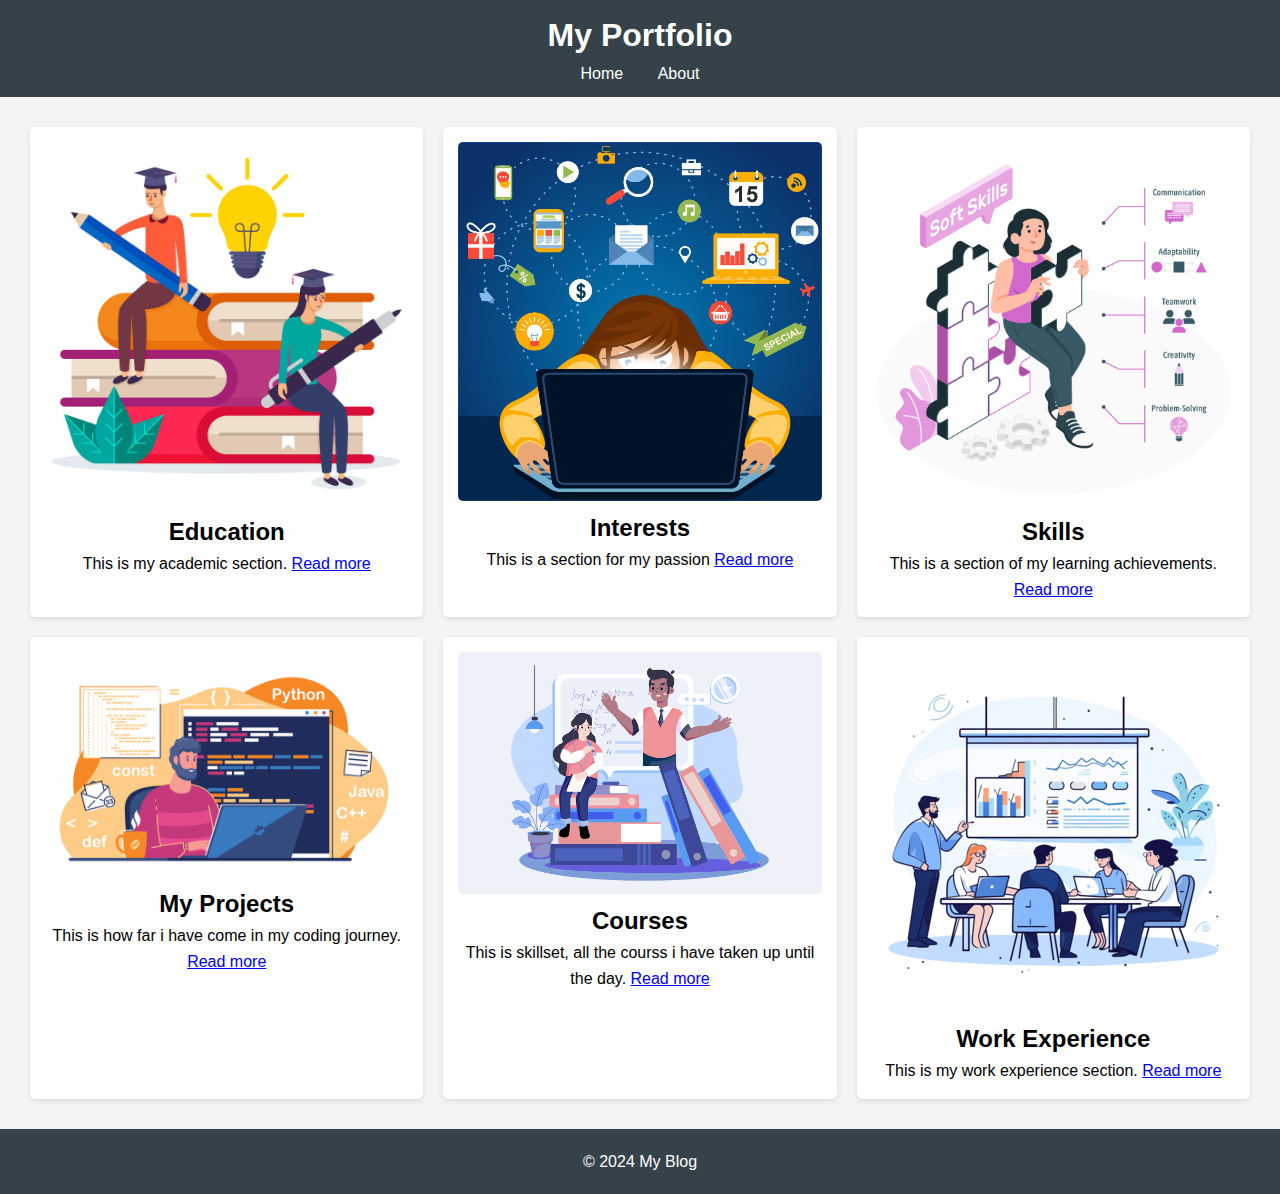
<file: index.html>
<!DOCTYPE html>
<html lang="en">

<head>
    <meta charset="UTF-8">
    <meta name="viewport" content="width=device-width, initial-scale=1.0">
    <title>Assignment</title>
    <link rel="stylesheet" href="index.css">
    <link rel="stylesheet" href="https://cdnjs.cloudflare.com/ajax/libs/font-awesome/6.6.0/css/all.min.css"
        integrity="sha512-Kc323vGBEqzTmouAECnVceyQqyqdsSiqLQISBL29aUW4U/M7pSPA/gEUZQqv1cwx4OnYxTxve5UMg5GT6L4JJg=="
        crossorigin="anonymous" referrerpolicy="no-referrer" />
</head>

<body>
    <header>
        <h1>My Portfolio</h1>
        <nav>
            <a href="index.html">Home</a>
            <a href="about.html">About</a>
        </nav>
    </header>
    <main>
        <div class="post-container">
            <img src="education.jpg" alt="1">
            <h2>Education</h2>
            <p>This is my academic section. <a href="#">Read more</a></p>
        </div>
        <div class="post-container">
            <img src="interests.jpg" alt="2">
            <h2>Interests</h2>
            <p>This is a section for my passion <a href="#">Read more</a></p>
        </div>
        <div class="post-container">
            <img src="skills.jpg" alt="3">
            <h2>Skills</h2>
            <p>This is a section of my learning achievements. <a href="#">Read more</a></p>
        </div>
        <div class="post-container">
            <img src="projects.png" alt="4">
            <h2>My Projects</h2>
            <p>This is how far i have come in my coding journey. <a href="#">Read more</a></p>
        </div>
        <div class="post-container">
            <img src="courses.jpg" alt="5">
            <h2>Courses</h2>
            <p>This is skillset, all the courss i have taken up until the day. <a href="#">Read more</a></p>
        </div>
        <div class="post-container">
            <img src="work experience.png" alt="6">
            <h2>Work Experience</h2>
            <p>This is my work experience section. <a href="#">Read more</a></p>
        </div>
    </main>
    <footer>
        <p>&copy; 2024 My Blog</p>
    </footer>
</body>

</html>
</file>
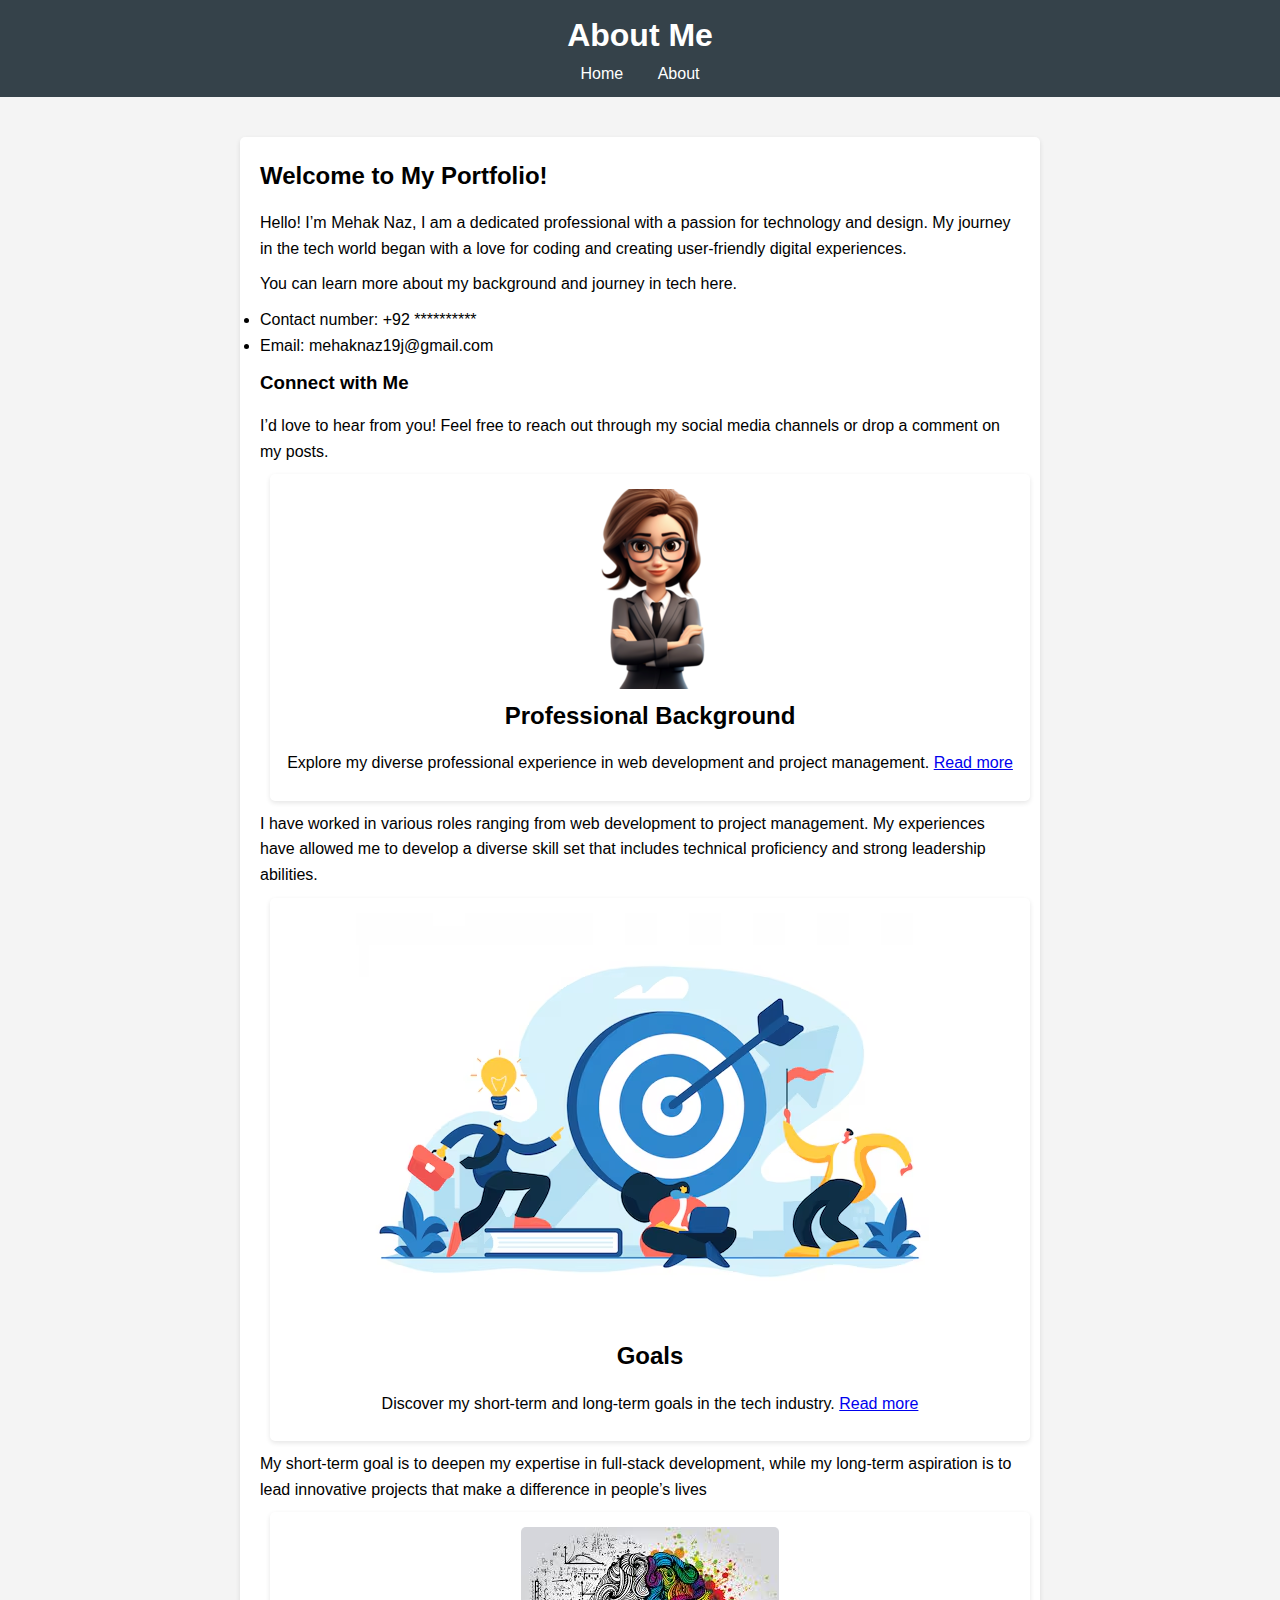
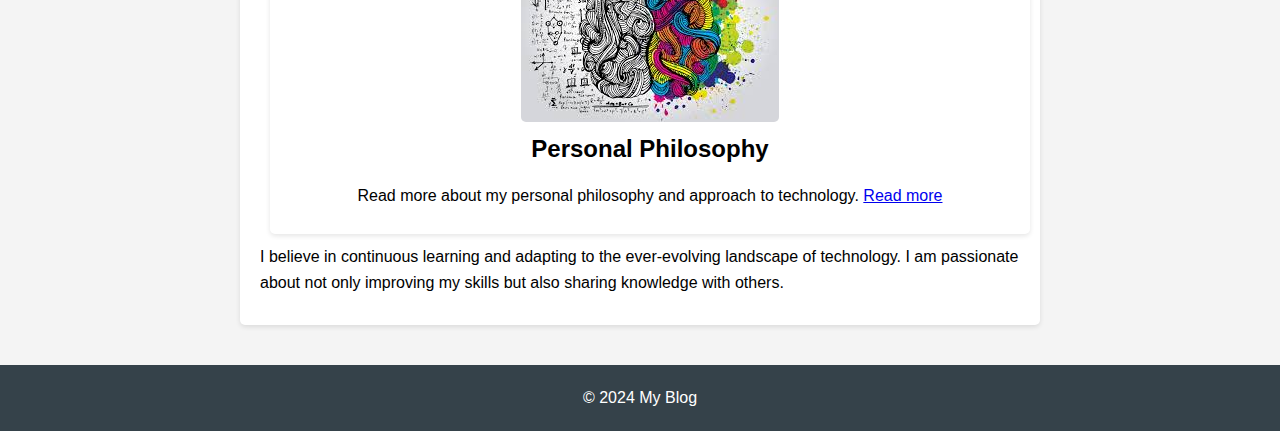
<file: about.html>
<!DOCTYPE html>
<html lang="en">

<head>
    <meta charset="UTF-8">
    <meta name="viewport" content="width=device-width, initial-scale=1.0">
    <title>Document</title>
    <link rel="stylesheet" href="index.css">
</head>

<body>
    <header>
        <h1>About Me</h1>
        <nav>
            <a href="index.html">Home</a>
            <a href="about.html">About</a>
        </nav>
    </header>
    <main>
        <section class="about-section">
            <h2>Welcome to My Portfolio!</h2>
            <p>Hello! I’m Mehak Naz, I am a dedicated professional with a passion for technology and design. My journey
                in the tech world began with a love for coding and creating user-friendly digital experiences.</p>
            <p>You can learn more about my background and journey in tech here.</h3>
            <ul>
                <li>Contact number: +92 **********</li>
                <li>Email: mehaknaz19j@gmail.com</li>
            </ul>
            <h3>Connect with Me</h3>
            <p>I’d love to hear from you! Feel free to reach out through my social media channels or drop a comment on
                my posts.</p>
            <div class="post-container">
                <img src="me.webp" alt="1">
                <h2>Professional Background</h2>
                <p>Explore my diverse professional experience in web development and project management. <a
                        href="#">Read more</a></p>
            </div>
            <p>I have worked in various roles ranging from web development to project management. My experiences have
                allowed me to develop a diverse skill set that includes technical proficiency and strong leadership
                abilities.</p>
            <div class="post-container">
                <img src="goals.avif" alt="2">
                <h2>Goals</h2>
                <p>Discover my short-term and long-term goals in the tech industry. <a href="#">Read more</a></p>
            </div>
            <p>My short-term goal is to deepen my expertise in full-stack development, while my long-term aspiration is
                to lead innovative projects that make a difference in people’s lives</p>
            <div class="post-container">
                <img src="philosophy.jpg" alt="3">
                <h2>Personal Philosophy</h2>
                <p>Read more about my personal philosophy and approach to technology. <a href="#">Read more</a></p>
            </div>
            <p> I believe in continuous learning and adapting to the ever-evolving landscape of technology. I am
                passionate about not only improving my skills but also sharing knowledge with others.</p>
        </section>
    </main>
    <footer>
        <p>&copy; 2024 My Blog</p>
    </footer>
</body>

</html>
</file>
<file: index.css>
* {
    box-sizing: border-box;
    margin: 0;
    padding: 0;
}

body {
    font-family: Arial, sans-serif;
    line-height: 1.6;
    background-color: #f4f4f4;
}

header {
    background: #35424a;
    color: #ffffff;
    padding: 10px 0;
    text-align: center;
}

nav a {
    color: #ffffff;
    margin: 0 15px;
    text-decoration: none;
}

main {
    padding: 20px;
    display: flex;
    flex-wrap: wrap;
    justify-content: center;
}

.post-container {
    background: #ffffff;
    margin: 10px;
    padding: 15px;
    border-radius: 5px;
    box-shadow: 0 2px 5px rgba(0, 0, 0, 0.1);
    transition: transform 0.3s, box-shadow 0.3s;
    width: calc(33.33% - 20px);
    text-align: center;
}

.post-container img {
    max-width: 100%;
    border-radius: 5px;
}

.post-container:hover {
    transform: scale(1.05);
    box-shadow: 0 4px 10px rgba(0, 0, 0, 0.2);
}

footer {
    text-align: center;
    padding: 20px;
    background: #35424a;
    color: #ffffff;
    position: relative;
    bottom: 0;
    width: 100%;
}

.about-section {
    background: #ffffff;
    padding: 20px;
    border-radius: 5px;
    box-shadow: 0 2px 5px rgba(0, 0, 0, 0.1);
    max-width: 800px;
    margin: 20px auto;
    text-align: left;
    flex-wrap: wrap;
}

.about-section .post-container {
    width: 100%;
}

.about-section h2,
.about-section h3 {
    margin-bottom: 15px;
}

.about-section p,
.about-section ul {
    margin-bottom: 10px;
}

@media (max-width: 900px) {
    .post-container {
        width: calc(50% - 20px);
        /* 2 containers per row on medium screens */
    }
}

@media (max-width: 600px) {
    nav {
        display: block;
    }

    nav a {
        display: block;
        margin: 10px 0;
    }

    .post-container {
        width: calc(100% - 20px);
        /* 1 container per row on small screens */
    }
}
</file>
